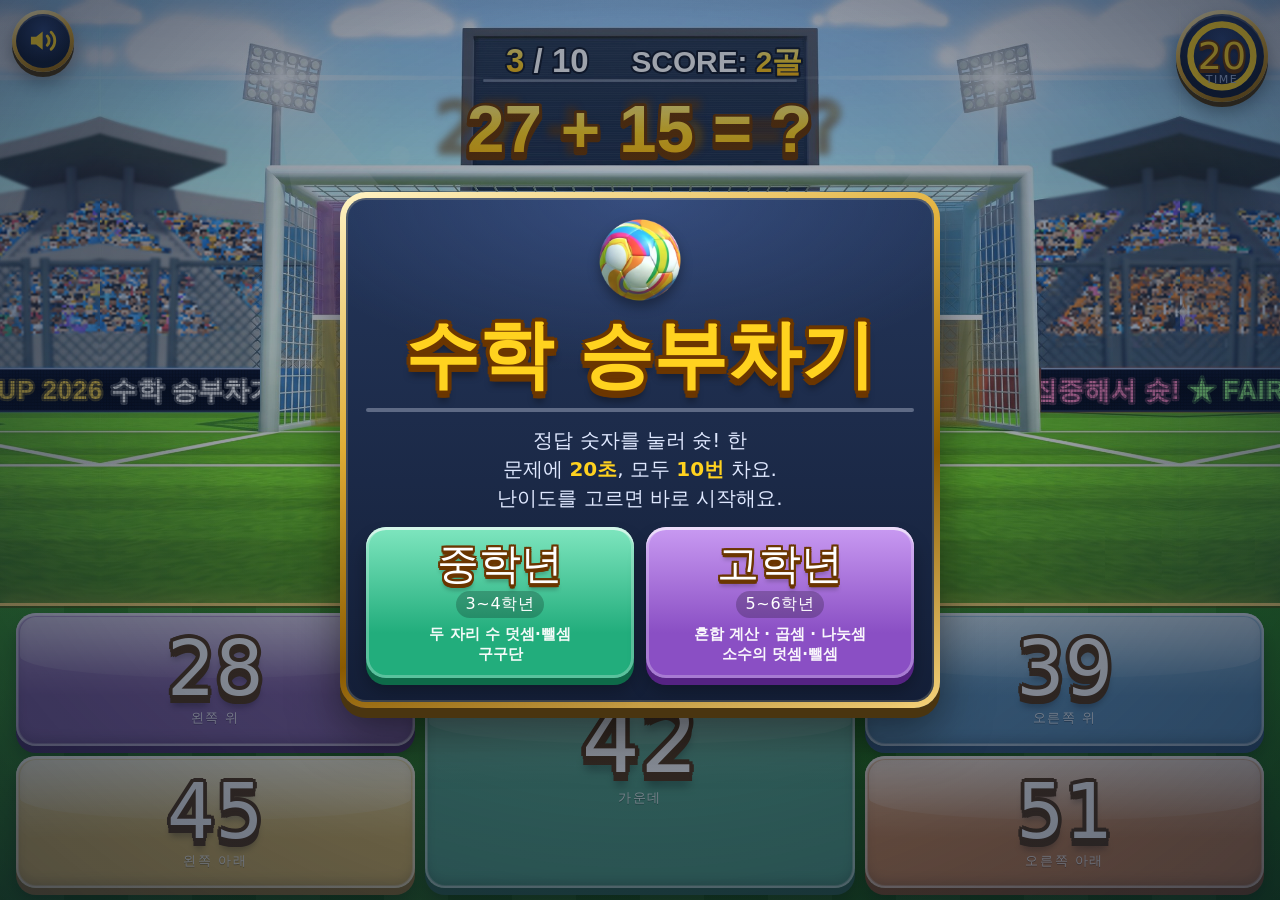
<file: index.html>
<!doctype html>
<html lang="ko">
<head>
<meta charset="utf-8">
<meta name="viewport" content="width=device-width,initial-scale=1,viewport-fit=cover">
<title>수학 승부차기</title>
<link rel="stylesheet" href="css/style.css">
</head>
<body>
<div id="stage">
 <div id="view">
  <!-- layer 1: sky + stadium artwork -->
  <svg id="sceneBg" class="layer" viewBox="0 0 2752 1536" preserveAspectRatio="xMidYMid meet" aria-hidden="true">
    <defs>
      <image id="bgImg" href="assets/images/bg.jpg" x="0" y="0" width="2752" height="1536" preserveAspectRatio="none"/>
      <linearGradient id="skyExt" gradientUnits="userSpaceOnUse" x1="0" y1="-1500" x2="0" y2="0"><stop offset="0" stop-color="#3f8fdc"/><stop offset=".6" stop-color="#7cbcf2"/><stop offset="1" stop-color="#a1d3ff"/></linearGradient>
      <radialGradient id="puff" cx=".5" cy=".5" r=".5"><stop offset="0" stop-color="#ffffff" stop-opacity=".95"/><stop offset=".55" stop-color="#ffffff" stop-opacity=".75"/><stop offset="1" stop-color="#ffffff" stop-opacity="0"/></radialGradient>
    </defs>
    <rect x="-4000" y="-4000" width="10752" height="4004" fill="url(#skyExt)"/>
    <g id="skyClouds"></g>
    <use href="#bgImg" transform="matrix(-1 0 0 1 1 0)"/>
    <use href="#bgImg" transform="matrix(-1 0 0 1 5503 0)"/>
    <use href="#bgImg"/>
  </svg>
  <!-- layer 2: the crowd in the stands (canvas, masked to the seats) -->
  <canvas id="crowd" class="layer" aria-hidden="true"></canvas>
  <!-- layer 3: everything in front of the stands -->
  <svg id="scene" class="layer" viewBox="0 0 2752 1536" preserveAspectRatio="xMidYMid meet" aria-label="승부차기 경기장">
    <defs>
      <image id="kBodyImg" href="assets/images/k_body.png" x="1324" y="686" width="295" height="436"/>
      <image id="kArmLImg" href="assets/images/k_armL.png" x="1361" y="889" width="76" height="79"/>
      <image id="kArmRImg" href="assets/images/k_armR.png" x="1569" y="896" width="104" height="78"/>
      <image id="ballImg" href="assets/images/ball.png" x="-116" y="-116" width="232" height="232"/>
      <radialGradient id="ballShade" cx=".38" cy=".32" r=".72"><stop offset="0" stop-color="#fff" stop-opacity=".18"/><stop offset=".55" stop-color="#fff" stop-opacity="0"/><stop offset="1" stop-color="#1a1030" stop-opacity=".38"/></radialGradient>
      <radialGradient id="flash" cx=".5" cy=".5" r=".5"><stop offset="0" stop-color="#fff" stop-opacity=".95"/><stop offset=".45" stop-color="#fff6c4" stop-opacity=".55"/><stop offset="1" stop-color="#fff" stop-opacity="0"/></radialGradient>
      <linearGradient id="gGold" x1="0" y1="0" x2="0" y2="1"><stop offset="0" stop-color="#fff59a"/><stop offset=".55" stop-color="#ffd21f"/><stop offset="1" stop-color="#ffb300"/></linearGradient>
      <linearGradient id="gWhite" x1="0" y1="0" x2="0" y2="1"><stop offset="0" stop-color="#ffffff"/><stop offset="1" stop-color="#ead9ff"/></linearGradient>
      <linearGradient id="gCyan" x1="0" y1="0" x2="0" y2="1"><stop offset="0" stop-color="#c9f4ff"/><stop offset="1" stop-color="#4fbff2"/></linearGradient>
      <linearGradient id="gMint" x1="0" y1="0" x2="0" y2="1"><stop offset="0" stop-color="#ffffff"/><stop offset="1" stop-color="#b8f5dc"/></linearGradient>
      <filter id="soft" x="-30%" y="-80%" width="160%" height="260%"><feGaussianBlur stdDeviation="9"/></filter>
      <!-- face retouch materials (sprite-local coordinates) -->
      <radialGradient id="rSoft" cx=".5" cy=".5" r=".5"><stop offset="0" stop-color="#fff"/><stop offset=".62" stop-color="#fff"/><stop offset="1" stop-color="#000"/></radialGradient>
      <mask id="mSoft" maskContentUnits="objectBoundingBox"><rect width="1" height="1" fill="url(#rSoft)"/></mask>
      <linearGradient id="skMouth" gradientUnits="userSpaceOnUse" x1="150" y1="0" x2="214" y2="0"><stop offset="0" stop-color="#9e7256"/><stop offset=".35" stop-color="#a87558"/><stop offset=".6" stop-color="#b97f5c"/><stop offset=".8" stop-color="#c98a63"/><stop offset="1" stop-color="#d8986c"/></linearGradient>
      <linearGradient id="skBrowL" gradientUnits="userSpaceOnUse" x1="134" y1="0" x2="178" y2="0"><stop offset="0" stop-color="#93705f"/><stop offset=".5" stop-color="#ad8370"/><stop offset="1" stop-color="#d49c79"/></linearGradient>
      <linearGradient id="skBrowR" gradientUnits="userSpaceOnUse" x1="188" y1="0" x2="246" y2="0"><stop offset="0" stop-color="#f1ad80"/><stop offset=".4" stop-color="#fcc391"/><stop offset=".75" stop-color="#fdc995"/><stop offset="1" stop-color="#e6b68b"/></linearGradient>
      <linearGradient id="skLidL" gradientUnits="userSpaceOnUse" x1="136" y1="0" x2="175" y2="0"><stop offset="0" stop-color="#8f6c5f"/><stop offset="1" stop-color="#a97b65"/></linearGradient>
      <linearGradient id="skLidR" gradientUnits="userSpaceOnUse" x1="192" y1="0" x2="236" y2="0"><stop offset="0" stop-color="#c48b67"/><stop offset="1" stop-color="#d59c74"/></linearGradient>
      <linearGradient id="skCheekL" gradientUnits="userSpaceOnUse" x1="136" y1="0" x2="175" y2="0"><stop offset="0" stop-color="#ad7962"/><stop offset="1" stop-color="#cc8f70"/></linearGradient>
      <linearGradient id="skCheekR" gradientUnits="userSpaceOnUse" x1="192" y1="0" x2="236" y2="0"><stop offset="0" stop-color="#f6b785"/><stop offset="1" stop-color="#ffc893"/></linearGradient>
      <clipPath id="eyeL"><ellipse cx="155" cy="119.5" rx="18.5" ry="14.5"/></clipPath>
      <clipPath id="eyeR"><ellipse cx="213.5" cy="121" rx="19.5" ry="14.5"/></clipPath>
      <!-- stadium atmosphere -->
      <radialGradient id="lampGlow" cx=".5" cy=".5" r=".5"><stop offset="0" stop-color="#fffef4" stop-opacity=".95"/><stop offset=".18" stop-color="#fff7d6" stop-opacity=".55"/><stop offset=".5" stop-color="#ffefc0" stop-opacity=".16"/><stop offset="1" stop-color="#ffefc0" stop-opacity="0"/></radialGradient>
      <linearGradient id="flareH" x1="0" y1="0" x2="1" y2="0"><stop offset="0" stop-color="#fff" stop-opacity="0"/><stop offset=".5" stop-color="#fff" stop-opacity=".9"/><stop offset="1" stop-color="#fff" stop-opacity="0"/></linearGradient>
      <linearGradient id="beamG" gradientUnits="userSpaceOnUse" x1="0" y1="200" x2="0" y2="1300"><stop offset="0" stop-color="#fffbe6" stop-opacity=".2"/><stop offset=".55" stop-color="#fffbe6" stop-opacity=".06"/><stop offset="1" stop-color="#fffbe6" stop-opacity="0"/></linearGradient>
      <radialGradient id="flashG" cx=".5" cy=".5" r=".5"><stop offset="0" stop-color="#fff"/><stop offset=".35" stop-color="#eaf4ff" stop-opacity=".7"/><stop offset="1" stop-color="#cfe6ff" stop-opacity="0"/></radialGradient>
      <linearGradient id="ledPanel" x1="0" y1="0" x2="0" y2="1"><stop offset="0" stop-color="#0d1630"/><stop offset=".5" stop-color="#060b1a"/><stop offset="1" stop-color="#0a1226"/></linearGradient>
      <pattern id="ledGrid" width="8" height="8" patternUnits="userSpaceOnUse"><path d="M0 0H8M0 0V8" stroke="#02040b" stroke-width="2.6" fill="none"/></pattern>
      <pattern id="scan" width="6" height="6" patternUnits="userSpaceOnUse"><rect width="6" height="2" fill="#ffffff" fill-opacity=".05"/></pattern>
      <filter id="ledBlur" x="-20%" y="-60%" width="140%" height="220%"><feGaussianBlur stdDeviation="10"/></filter>
      <clipPath id="ledClipL"><rect x="-408" y="941" width="816" height="104"/></clipPath>
      <clipPath id="ledClipR"><rect x="2398" y="941" width="708" height="104"/></clipPath>
      <linearGradient id="browInk" x1="0" y1="0" x2="0" y2="1"><stop offset="0" stop-color="#55331f"/><stop offset="1" stop-color="#2a170d"/></linearGradient>
    </defs>

    <g id="world">

      <!-- floodlight shafts -->
      <g id="beams" style="mix-blend-mode:screen">
        <polygon points="440,215 492,215 1420,1300 640,1300" fill="url(#beamG)"/>
        <polygon points="2258,215 2310,215 2120,1300 1340,1300" fill="url(#beamG)"/>
      </g>

      <!-- LED perimeter boards (left + right, continuing into the mirrored edges) -->
      <g id="leds" font-family="Arial Black, Arial Rounded MT Bold, Malgun Gothic, Apple SD Gothic Neo, sans-serif" font-weight="900">
        <g>
          <rect x="-408" y="939" width="816" height="108" fill="url(#ledPanel)"/>
          <g clip-path="url(#ledClipL)"><g class="ledRun" data-y="1016" data-speed="70"></g><rect x="-408" y="941" width="816" height="104" fill="url(#ledGrid)" opacity=".55"/></g>
          <rect x="-408" y="937" width="816" height="4" fill="#9fb2d6"/><rect x="-408" y="1045" width="816" height="4" fill="#2a3552"/>
        </g>
        <g>
          <rect x="2398" y="939" width="708" height="108" fill="url(#ledPanel)"/>
          <g clip-path="url(#ledClipR)"><g class="ledRun" data-y="1016" data-speed="70"></g><rect x="2398" y="941" width="708" height="104" fill="url(#ledGrid)" opacity=".55"/></g>
          <rect x="2398" y="937" width="708" height="4" fill="#9fb2d6"/><rect x="2398" y="1045" width="708" height="4" fill="#2a3552"/>
        </g>
      </g>

      <g id="flashes"></g>

      <!-- floodlight bloom + flares (incl. mirrored edge copies) -->
      <g id="lamps" style="mix-blend-mode:screen"></g>

      <!-- scoreboard: LED scanlines + glowing lettering -->
      <rect x="958" y="96" width="836" height="314" fill="url(#scan)"/>
      <use href="#eq" filter="url(#ledBlur)" opacity=".55"/>
      <g font-family="Arial Rounded MT Bold, Arial Black, Malgun Gothic, Apple SD Gothic Neo, sans-serif" font-weight="900" stroke-linejoin="round" paint-order="stroke">
        <text x="1140" y="183" font-size="84" text-anchor="middle" stroke="#0d1424" stroke-width="10"><tspan id="sbNow" fill="url(#gGold)">3</tspan><tspan fill="#fff"> / 10</tspan></text>
        <text x="1572" y="183" font-size="76" text-anchor="middle" stroke="#0d1424" stroke-width="10"><tspan fill="#fff">SCORE: </tspan><tspan id="sbScore" fill="url(#gGold)">2골</tspan></text>
        <text id="eqShadow" x="1375" y="388" font-size="172" text-anchor="middle" fill="#6b3600" stroke="#6b3600" stroke-width="16" transform="translate(0 12)">27 + 15 = ?</text>
        <text id="eq" x="1375" y="388" font-size="172" text-anchor="middle" fill="url(#gGold)" stroke="#6b3600" stroke-width="14">27 + 15 = ?</text>
      </g>

      <g id="badges"></g>
      <g id="fx"></g>

      <ellipse id="kShadow" cx="1498" cy="1114" rx="165" ry="22" fill="#0b2a05" opacity=".38" filter="url(#soft)"/>
      <g id="kGhosts"></g>
      <g id="keeper">
        <g id="rig">
          <use href="#kBodyImg"/>
          <g id="face" transform="translate(1323 685)"></g>
          <g id="armL"><circle cx="1428.5" cy="901" r="8.5" fill="#8a6c52"/><use href="#kArmLImg"/></g>
          <g id="armR"><circle cx="1576.5" cy="909" r="8.5" fill="#dca07c"/><use href="#kArmRImg"/></g>
        </g>
      </g>

      <ellipse id="bShadow" cx="1352" cy="1450" rx="110" ry="22" fill="#0b2a05" opacity=".42" filter="url(#soft)"/>
      <g id="trail"></g>
      <g id="ball" transform="translate(1375.5 1340)"><g id="ballSpin"><use href="#ballImg"/></g><circle r="114" fill="url(#ballShade)"/></g>
      <g id="fxTop"></g>

      <g id="confetti"></g>
      <g id="msg" opacity="0" font-family="Arial Rounded MT Bold, Arial Black, Malgun Gothic, Apple SD Gothic Neo, sans-serif" font-weight="900" text-anchor="middle" stroke-linejoin="round" paint-order="stroke">
        <text id="msgShadow" x="0" y="0" font-size="210" fill="#6b3600" stroke="#6b3600" stroke-width="22" transform="translate(0 16)">골인!</text>
        <text id="msgMain" x="0" y="0" font-size="210" fill="url(#gGold)" stroke="#6b3600" stroke-width="20">골인!</text>
        <text id="msgSub" x="0" y="118" font-size="78" fill="#fff" stroke="#14203a" stroke-width="16">정확한 슛이에요!</text>
      </g>
    </g>
  </svg>
 </div>

  <div class="vig" aria-hidden="true"></div>
  <button type="button" class="hud" id="soundBtn" aria-pressed="true" aria-label="소리 켜짐">
    <svg viewBox="0 0 24 24" aria-hidden="true"><path d="M3 9h4l5-4v14l-5-4H3z" fill="currentColor"/><g class="on" fill="none" stroke="currentColor" stroke-width="2.2" stroke-linecap="round"><path d="M15.5 8.5a5 5 0 0 1 0 7"/><path d="M18.5 5.5a9 9 0 0 1 0 13"/></g><g class="off" stroke="currentColor" stroke-width="2.4" stroke-linecap="round"><path d="M16 9l6 6M22 9l-6 6"/></g></svg>
  </button>
  <div class="hud" id="timer" role="timer" aria-label="남은 시간">
    <svg viewBox="0 0 80 80" aria-hidden="true"><circle class="track" cx="40" cy="40" r="34"/><circle id="ring" cx="40" cy="40" r="34"/></svg>
    <span id="tNum" class="o3d">20</span>
    <span class="cap">TIME</span>
  </div>
</div>

<div id="pads">
  <button type="button" class="pad" id="p-lt" data-zone="lt"><span class="n o3d">28</span><span class="tag">왼쪽 위</span></button>
  <button type="button" class="pad" id="p-c" data-zone="c"><span class="n o3d">42</span><span class="tag">가운데</span></button>
  <button type="button" class="pad" id="p-rt" data-zone="rt"><span class="n o3d">39</span><span class="tag">오른쪽 위</span></button>
  <button type="button" class="pad" id="p-lb" data-zone="lb"><span class="n o3d">45</span><span class="tag">왼쪽 아래</span></button>
  <button type="button" class="pad" id="p-rb" data-zone="rb"><span class="n o3d">51</span><span class="tag">오른쪽 아래</span></button>
</div>

<div class="overlay" id="intro">
  <div class="panel">
    <svg class="ballIcon" viewBox="-118 -118 236 236" aria-hidden="true"><use href="#ballImg"/></svg>
    <h1 class="o3d">수학 승부차기</h1>
    <hr>
    <p class="rule">정답 숫자를 눌러 슛! 한 문제에 <b>20초</b>, 모두 <b>10번</b> 차요.<br>난이도를 고르면 바로 시작해요.</p>
    <div class="levels">
      <button type="button" class="lvl" data-level="mid"><span class="t o3d">중학년</span><span class="g">3~4학년</span><span class="d">두 자리 수 덧셈·뺄셈<br>구구단</span></button>
      <button type="button" class="lvl high" data-level="high"><span class="t o3d">고학년</span><span class="g">5~6학년</span><span class="d">혼합 계산 · 곱셈 · 나눗셈<br>소수의 덧셈·뺄셈</span></button>
    </div>
  </div>
</div>

<div class="overlay" id="result" hidden>
  <div class="panel">
    <div class="final o3d" id="resScore">8골 성공!</div>
    <div class="shots" id="resShots"></div>
    <hr>
    <p class="praise" id="resMsg"></p>
    <div class="btnrow">
      <button type="button" class="bigbtn" id="againBtn">다시 도전하기</button>
      <button type="button" class="subbtn" id="levelBtn">난이도 바꾸기</button>
    </div>
  </div>
</div>

<div id="ceremony" hidden>
  <div class="rays"></div>
  <div class="spot l"></div><div class="spot r"></div>
  <canvas id="cfx"></canvas>
  <div class="cer">
    <div class="trophy">
      <svg class="cup" viewBox="0 0 300 380" role="img" aria-label="황금 트로피">
        <defs>
          <linearGradient id="tg" x1="0" y1="0" x2="1" y2="0"><stop offset="0" stop-color="#9a6200"/><stop offset=".16" stop-color="#ffd447"/><stop offset=".33" stop-color="#fff6c2"/><stop offset=".5" stop-color="#ffd23f"/><stop offset=".78" stop-color="#e09e00"/><stop offset="1" stop-color="#8a5600"/></linearGradient>
          <linearGradient id="tgIn" x1="0" y1="0" x2="0" y2="1"><stop offset="0" stop-color="#7a4a00"/><stop offset="1" stop-color="#c88a00"/></linearGradient>
          <linearGradient id="tBase" x1="0" y1="0" x2="0" y2="1"><stop offset="0" stop-color="#2d3f6b"/><stop offset="1" stop-color="#121a33"/></linearGradient>
          <linearGradient id="shineG" x1="0" y1="0" x2="1" y2="0"><stop offset="0" stop-color="#fff" stop-opacity="0"/><stop offset=".5" stop-color="#fff" stop-opacity=".85"/><stop offset="1" stop-color="#fff" stop-opacity="0"/></linearGradient>
          <radialGradient id="starG" cx=".4" cy=".35" r=".7"><stop offset="0" stop-color="#ffffff"/><stop offset="1" stop-color="#ffe680"/></radialGradient>
          <clipPath id="cupClip"><path d="M58 40 Q150 28 242 40 L234 72 Q228 152 170 186 L130 186 Q72 152 66 72 Z"/><path d="M128 186 H172 L162 226 H138 Z"/><rect x="96" y="262" width="108" height="16" rx="4"/></clipPath>
        </defs>
        <path d="M70 60 C14 54 12 140 84 150" fill="none" stroke="#8a5600" stroke-width="20" stroke-linecap="round"/>
        <path d="M70 60 C14 54 12 140 84 150" fill="none" stroke="url(#tg)" stroke-width="13" stroke-linecap="round"/>
        <path d="M230 60 C286 54 288 140 216 150" fill="none" stroke="#8a5600" stroke-width="20" stroke-linecap="round"/>
        <path d="M230 60 C286 54 288 140 216 150" fill="none" stroke="url(#tg)" stroke-width="13" stroke-linecap="round"/>
        <path d="M58 40 Q150 28 242 40 L234 72 Q228 152 170 186 L130 186 Q72 152 66 72 Z" fill="url(#tg)" stroke="#7a4a00" stroke-width="3"/>
        <ellipse cx="150" cy="38" rx="92" ry="13" fill="url(#tgIn)" stroke="#fff1a8" stroke-width="3"/>
        <path d="M150 78 l11 23 25 3 -18 17 5 25 -23 -12 -23 12 5 -25 -18 -17 25 -3z" fill="url(#starG)" stroke="#c98a00" stroke-width="3" stroke-linejoin="round"/>
        <path d="M128 186 H172 L162 226 H138 Z" fill="url(#tg)" stroke="#7a4a00" stroke-width="3"/>
        <ellipse cx="150" cy="230" rx="30" ry="10" fill="url(#tg)" stroke="#7a4a00" stroke-width="3"/>
        <path d="M140 238 H160 L176 264 H124 Z" fill="url(#tg)" stroke="#7a4a00" stroke-width="3"/>
        <rect x="96" y="262" width="108" height="16" rx="4" fill="url(#tg)" stroke="#7a4a00" stroke-width="3"/>
        <rect x="80" y="276" width="140" height="62" rx="8" fill="url(#tBase)" stroke="#0b1122" stroke-width="3"/>
        <rect x="102" y="290" width="96" height="34" rx="5" fill="url(#tg)" stroke="#7a4a00" stroke-width="2"/>
        <text x="150" y="313" text-anchor="middle" font-family="Arial Black, Arial Rounded MT Bold, sans-serif" font-weight="900" font-size="17" fill="#5a3500">10 / 10</text>
        <rect x="70" y="336" width="160" height="18" rx="5" fill="url(#tg)" stroke="#7a4a00" stroke-width="3"/>
        <g clip-path="url(#cupClip)"><rect class="shine" x="-120" y="0" width="70" height="380" fill="url(#shineG)" transform="skewX(-18)"/></g>
      </svg>
      <svg class="spark" style="left:-4%;top:8%;animation-delay:.2s" viewBox="-10 -10 20 20" aria-hidden="true"><path d="M0-10Q1-1 10 0Q1 1 0 10Q-1 1-10 0Q-1-1 0-10z" fill="#fff6b0"/></svg>
      <svg class="spark" style="right:-6%;top:22%;animation-delay:.7s" viewBox="-10 -10 20 20" aria-hidden="true"><path d="M0-10Q1-1 10 0Q1 1 0 10Q-1 1-10 0Q-1-1 0-10z" fill="#ffffff"/></svg>
      <svg class="spark" style="left:12%;top:-6%;animation-delay:1.1s" viewBox="-10 -10 20 20" aria-hidden="true"><path d="M0-10Q1-1 10 0Q1 1 0 10Q-1 1-10 0Q-1-1 0-10z" fill="#ffe680"/></svg>
      <svg class="spark" style="right:10%;top:52%;animation-delay:.45s" viewBox="-10 -10 20 20" aria-hidden="true"><path d="M0-10Q1-1 10 0Q1 1 0 10Q-1 1-10 0Q-1-1 0-10z" fill="#fff6b0"/></svg>
    </div>
    <div class="ttl o3d">트로피 획득!</div>
    <div class="award">수학 발롱도르 수상! <b>완벽한 스트라이커!</b></div>
    <div class="lvlTag" id="cerLevel">고학년 · 10골 / 10골</div>
    <div class="shots" id="cerShots"></div>
    <div class="btnrow">
      <button type="button" class="bigbtn" id="cerAgain">다시 도전하기</button>
      <button type="button" class="subbtn" id="cerLevelBtn">난이도 바꾸기</button>
    </div>
  </div>
</div>
<script src="js/seat-masks.js"></script>
<script src="js/game.js"></script>
</body>
</html>
</file>
<file: css/style.css>
/* Layout: one-screen game. Stadium scene (reference artwork; keeper rigged into body + two punching forearms + vector expressions) on top; bottom ~1/3 = five colour-coded touch pads. Timer top-right, sound toggle top-left. */
:root{
  --navy:#1e2c48; --navy-deep:#131c30; --bezel:#5c6373; --gold:#ffd21f; --gold-deep:#6b3600;
  --turf:#4ea526; --turf-deep:#3a8a1c; --ink:#ffffff;
  --font:"Arial Rounded MT Bold","Arial Black","Malgun Gothic","Apple SD Gothic Neo","Noto Sans KR",system-ui,sans-serif;
  color-scheme:light;
}
html,body{height:100%}
[hidden]{display:none!important}
body{margin:0;background:var(--turf-deep);color:var(--ink);font-family:var(--font);overflow:hidden;display:flex;flex-direction:column;word-break:keep-all;overflow-wrap:anywhere;
  -webkit-user-select:none;user-select:none;-webkit-tap-highlight-color:transparent;touch-action:manipulation}
#stage{position:relative;flex:1 1 auto;min-height:0;overflow:hidden;background:linear-gradient(#8fcbf8,#a3d6ff)}
#view{position:absolute;inset:0}
.layer{position:absolute;inset:0;width:100%;height:100%;display:block}
.vig{position:absolute;inset:0;pointer-events:none;z-index:1;
  background:linear-gradient(rgba(255,255,255,.06),rgba(255,255,255,0) 22%),radial-gradient(ellipse 78% 74% at 50% 46%,rgba(6,14,36,0) 58%,rgba(6,14,36,.36) 100%)}
.zone-hit{cursor:pointer}

/* 3D lettering: outline + extrusion via text-shadow (works everywhere) */
.o3d{--oc:var(--gold-deep);
  text-shadow:.05em 0 0 var(--oc),-.05em 0 0 var(--oc),0 .05em 0 var(--oc),0 -.05em 0 var(--oc),
  .036em .036em 0 var(--oc),-.036em .036em 0 var(--oc),.036em -.036em 0 var(--oc),-.036em -.036em 0 var(--oc),
  0 .1em 0 var(--oc),.03em .1em 0 var(--oc),-.03em .1em 0 var(--oc),0 .15em .1em rgba(0,0,0,.35)}

/* round HUD buttons */
.hud{position:absolute;top:10px;z-index:3;aspect-ratio:1;border-radius:50%;
  background:radial-gradient(circle at 50% 30%,#2e4270,var(--navy-deep) 70%) padding-box,linear-gradient(160deg,#fff3c4,#d9a62e 45%,#8a5a00 100%) border-box;
  border:4px solid transparent;box-shadow:0 5px 0 #4a3510,0 10px 20px rgba(0,0,0,.4),inset 0 2px 0 rgba(255,255,255,.18);display:grid;place-items:center;box-sizing:border-box}
#timer{right:max(12px,env(safe-area-inset-right,0px));width:clamp(58px,8.5vw,92px)}
#timer svg{position:absolute;inset:6%;width:88%;height:88%;transform:rotate(-90deg)}
#timer circle{fill:none;stroke-width:7;stroke-linecap:round}
#timer .track{stroke:#2e3d5c}
#ring{stroke:var(--gold);transition:stroke .3s}
#tNum{position:relative;font-size:clamp(22px,3.6vw,38px);color:var(--gold);font-variant-numeric:tabular-nums;line-height:1}
#timer.hurry{animation:hurry .5s ease-in-out infinite alternate}
#timer.hurry #ring{stroke:#ff9d2e}
#timer.hurry #tNum{color:#ffb44d}
@keyframes hurry{to{transform:scale(1.08)}}
#timer .cap{position:absolute;bottom:14%;font-size:clamp(8px,1.1vw,11px);letter-spacing:.14em;color:#9fb0d0}
#soundBtn{left:max(12px,env(safe-area-inset-left,0px));width:clamp(44px,6vw,62px);cursor:pointer;padding:0;color:var(--gold)}
#soundBtn svg{width:58%;height:58%}
#soundBtn:focus-visible{outline:4px solid #fff;outline-offset:2px}
#soundBtn .off{display:none}
#soundBtn[aria-pressed="false"] .on{display:none}
#soundBtn[aria-pressed="false"] .off{display:inline}

/* touch pads */
#pads{flex:none;display:grid;grid-template-columns:minmax(0,1fr) minmax(0,1.08fr) minmax(0,1fr);box-sizing:border-box;width:100%;grid-template-rows:1fr 1fr;grid-template-areas:"lt c rt" "lb c rb";gap:10px;
  padding-block:10px 12px;padding-left:max(16px,env(safe-area-inset-left,0px));padding-right:max(16px,env(safe-area-inset-right,0px));
  background:radial-gradient(ellipse 70% 90% at 50% -30%,rgba(255,240,170,.22),rgba(255,240,170,0) 70%),
    repeating-linear-gradient(90deg,rgba(255,255,255,.045) 0 64px,rgba(0,0,0,.05) 64px 128px),linear-gradient(#2f8a1e,#1a5410);
  box-shadow:inset 0 3px 0 #f3cf6b,inset 0 5px 0 rgba(90,60,0,.5),0 -6px 18px rgba(255,214,90,.25);position:relative;z-index:2}
.pad{--l:#fff;--b:#ccc;--d:#888;--oc:#333;position:relative;border:0;border-radius:20px;font-family:var(--font);color:#fff;cursor:pointer;min-width:0;
  background:linear-gradient(180deg,var(--l) 0%,var(--b) 62%);
  box-shadow:inset 0 3px 0 rgba(255,255,255,.55),inset 0 0 0 3px rgba(255,255,255,.28),0 7px 0 var(--d),0 12px 16px rgba(0,0,0,.28);
  display:flex;flex-direction:column;align-items:center;justify-content:center;gap:2px;transition:transform .08s,box-shadow .08s,filter .2s;padding:0}
.pad{overflow:hidden}
.pad::before{content:"";position:absolute;left:4px;right:4px;top:4px;height:46%;border-radius:16px 16px 50% 50% / 16px 16px 22px 22px;
  background:linear-gradient(rgba(255,255,255,.5),rgba(255,255,255,.06));pointer-events:none}
.pad::after{content:"";position:absolute;inset:0;border-radius:inherit;box-shadow:inset 0 0 0 2px rgba(255,255,255,.35),inset 0 -6px 12px rgba(0,0,0,.18);pointer-events:none}
.pad>span{position:relative;z-index:1}
.pad .n{font-size:clamp(26px,min(8.5vw,10.5vh),76px);line-height:1;font-variant-numeric:tabular-nums;max-width:100%;white-space:nowrap}
.pad .tag{font-size:clamp(10px,1.5vh,13px);letter-spacing:.12em;opacity:.85;text-shadow:0 1px 0 rgba(0,0,0,.35)}
.pad:active,.pad.hit{transform:translateY(6px);box-shadow:inset 0 3px 0 rgba(255,255,255,.55),inset 0 0 0 3px rgba(255,255,255,.28),0 1px 0 var(--d),0 3px 6px rgba(0,0,0,.25)}
.pad:focus-visible{outline:5px solid #fff;outline-offset:2px}
.pad:disabled{cursor:default}
#pads.locked .pad:not(.hit):not(.reveal){filter:saturate(.55) brightness(.92)}
.pad.reveal{animation:reveal .45s ease-in-out 3 alternate}
@keyframes reveal{to{box-shadow:inset 0 3px 0 rgba(255,255,255,.55),0 0 0 6px #fff6b0,0 0 26px 8px #ffe14d,0 7px 0 var(--d)}}
#p-lt{grid-area:lt;--l:#c99af2;--b:#9358ca;--d:#5a2a88;--oc:#45206e}
#p-rt{grid-area:rt;--l:#86d0fa;--b:#3a97dc;--d:#1d5c98;--oc:#123a7c}
#p-c {grid-area:c ;--l:#7fe6bf;--b:#22ad7c;--d:#0e6a49;--oc:#0d4d36}
#p-lb{grid-area:lb;--l:#ffe27a;--b:#f0b41c;--d:#9c6c00;--oc:#6e3800}
#p-rb{grid-area:rb;--l:#ffb877;--b:#ee7a22;--d:#9c4806;--oc:#6e2c00}
#p-c .n{font-size:clamp(32px,min(10vw,13vh),92px)}

/* intro / result panels */
.overlay{position:fixed;inset:0;z-index:10;display:flex;align-items:center;justify-content:center;overflow-y:auto;
  background:radial-gradient(ellipse at 50% 40%,rgba(10,22,44,.25),rgba(10,22,44,.62));
  padding-block:16px;padding-left:max(16px,env(safe-area-inset-left,0px));padding-right:max(16px,env(safe-area-inset-right,0px));box-sizing:border-box}
.panel{width:100%;max-width:600px;box-sizing:border-box;border:6px solid transparent;border-radius:26px;margin:auto;
  background:radial-gradient(ellipse 90% 50% at 50% 0%,rgba(120,160,255,.22),rgba(120,160,255,0) 70%) padding-box,linear-gradient(#24365a,#141f38) padding-box,
    linear-gradient(160deg,#fff3c4,#e0ad35 35%,#8a5a00 65%,#f5d27a 100%) border-box;
  box-shadow:0 10px 0 #4a3510,0 24px 48px rgba(0,0,0,.5),inset 0 0 0 2px rgba(255,236,170,.18);padding:20px 20px 24px;display:flex;flex-direction:column;align-items:center;gap:14px;text-align:center;
  animation:pop .45s cubic-bezier(.2,1.5,.4,1) both}
@keyframes pop{from{transform:scale(.7);opacity:0}}
.panel h1{margin:0;font-size:clamp(40px,9.5vw,74px);line-height:1.05;color:var(--gold);font-weight:900;text-wrap:balance}
.panel .rule{margin:0;font-size:clamp(15px,3.4vw,20px);line-height:1.45;color:#dfe8ff;max-width:32ch;text-wrap:balance}
.panel .rule b{color:var(--gold)}
.panel hr{width:100%;border:0;height:4px;border-radius:2px;background:#5e6a85;margin:0}
.ballIcon{width:clamp(56px,13vw,84px);aspect-ratio:1;display:block;filter:drop-shadow(0 6px 6px rgba(0,0,0,.35));animation:bob 1.6s ease-in-out infinite alternate}
@keyframes bob{to{transform:translateY(-6px) rotate(20deg)}}
.levels{display:grid;grid-template-columns:1fr 1fr;gap:12px;width:100%}
.lvl{--l:#7fe6bf;--b:#22ad7c;--d:#0e6a49;--oc:#0d4d36;border:0;border-radius:20px;cursor:pointer;font-family:var(--font);color:#fff;padding:16px 10px 14px;min-width:0;
  background:linear-gradient(180deg,var(--l),var(--b) 70%);box-shadow:inset 0 3px 0 rgba(255,255,255,.55),inset 0 0 0 3px rgba(255,255,255,.25),0 7px 0 var(--d),0 12px 18px rgba(0,0,0,.3);
  display:flex;flex-direction:column;align-items:center;gap:6px;transition:transform .08s}
.lvl:active{transform:translateY(5px);box-shadow:inset 0 3px 0 rgba(255,255,255,.55),0 2px 0 var(--d)}
.lvl:focus-visible{outline:5px solid #fff;outline-offset:3px}
.lvl.high{--l:#c99af2;--b:#8a4fc4;--d:#552383;--oc:#3d1766}
.lvl .t{font-size:clamp(28px,7vw,42px);line-height:1}
.lvl .g{font-size:clamp(13px,3vw,16px);background:rgba(0,0,0,.22);padding:3px 10px;border-radius:999px;letter-spacing:.04em}
.lvl .d{font-size:clamp(12px,2.8vw,15px);line-height:1.35;opacity:.95;text-wrap:balance;font-family:"Malgun Gothic","Apple SD Gothic Neo","Noto Sans KR",system-ui,sans-serif;font-weight:700}
.bigbtn{border:0;border-radius:999px;background:linear-gradient(#ffe45c,#ffc400);color:var(--navy);font-family:var(--font);font-weight:900;
  font-size:clamp(22px,5.6vw,34px);padding:15px 44px;cursor:pointer;box-shadow:inset 0 3px 0 rgba(255,255,255,.7),0 7px 0 #a57800,0 12px 18px rgba(0,0,0,.35)}
.bigbtn:active{transform:translateY(5px);box-shadow:inset 0 3px 0 rgba(255,255,255,.7),0 2px 0 #a57800}
.bigbtn:focus-visible,.subbtn:focus-visible{outline:5px solid #fff;outline-offset:3px}
.subbtn{border:3px solid #8ea0c8;border-radius:999px;background:transparent;color:#e6edff;font-family:var(--font);font-size:clamp(16px,3.8vw,20px);padding:10px 26px;cursor:pointer}
.btnrow{display:flex;flex-wrap:wrap;gap:12px;justify-content:center;align-items:center}
.final{font-size:clamp(46px,12vw,84px);color:var(--gold);line-height:1}
.shots{display:flex;flex-wrap:wrap;justify-content:center;gap:6px}
.shots svg{width:clamp(26px,6vw,36px);aspect-ratio:1}
.shots svg.miss{filter:grayscale(1) brightness(1.1);opacity:.35}
.praise{margin:0;font-size:clamp(17px,4vw,23px);color:#fff;line-height:1.4;text-wrap:balance}

/* trophy ceremony (perfect score) */
#ceremony{position:fixed;inset:0;z-index:20;overflow:hidden;display:flex;align-items:center;justify-content:center;
  background:radial-gradient(ellipse at 50% 36%,#3d63b0 0%,#1a2c5e 42%,#0a1128 100%);
  padding-block:16px;padding-left:max(16px,env(safe-area-inset-left,0px));padding-right:max(16px,env(safe-area-inset-right,0px));box-sizing:border-box}
#cfx{position:absolute;inset:0;width:100%;height:100%;pointer-events:none;z-index:2}
.rays{position:absolute;left:50%;top:36%;width:200vmax;height:200vmax;margin:-100vmax 0 0 -100vmax;pointer-events:none;
  background:repeating-conic-gradient(from 0deg,rgba(255,226,120,.20) 0deg 6deg,rgba(255,226,120,0) 6deg 15deg);
  -webkit-mask:radial-gradient(circle,#000 0,#000 12%,transparent 46%);mask:radial-gradient(circle,#000 0,#000 12%,transparent 46%);animation:spin 30s linear infinite}
@keyframes spin{to{transform:rotate(360deg)}}
.spot{position:absolute;top:-10%;width:40vmax;height:120vh;pointer-events:none;background:linear-gradient(rgba(255,255,255,.22),rgba(255,255,255,0) 80%);filter:blur(6px);transform-origin:50% 0}
.spot.l{left:2%;transform:rotate(-24deg);animation:sweepL 6s ease-in-out infinite alternate}
.spot.r{right:2%;transform:rotate(24deg);animation:sweepR 6s ease-in-out infinite alternate}
@keyframes sweepL{to{transform:rotate(-8deg)}}
@keyframes sweepR{to{transform:rotate(8deg)}}
.cer{position:relative;z-index:3;display:flex;flex-direction:column;align-items:center;gap:clamp(6px,1.6vh,16px);text-align:center;max-width:640px;width:100%}
.trophy{position:relative;height:clamp(150px,38vh,360px);aspect-ratio:300/380;animation:drop 1.1s cubic-bezier(.2,1.35,.45,1) .25s both}
.trophy::before{content:"";position:absolute;inset:-22%;border-radius:50%;background:radial-gradient(circle,rgba(255,224,102,.55),rgba(255,224,102,0) 62%);animation:pulse 1.8s ease-in-out infinite alternate}
.trophy .cup{position:relative;display:block;width:100%;height:100%;overflow:visible;filter:drop-shadow(0 14px 18px rgba(0,0,0,.45))}
@keyframes drop{from{transform:translateY(-110vh) rotate(-12deg)}}
@keyframes pulse{to{transform:scale(1.12);opacity:.7}}
.shine{animation:shine 3.4s ease-in-out 1.6s infinite}
@keyframes shine{0%{transform:translateX(0)}55%,100%{transform:translateX(460px)}}
.trophy .spark{position:absolute;width:12%;height:auto;aspect-ratio:1;animation:twinkle 1.4s ease-in-out infinite}
@keyframes twinkle{0%,100%{transform:scale(.3) rotate(0);opacity:0}50%{transform:scale(1) rotate(45deg);opacity:1}}
.cer .ttl{font-size:clamp(40px,10vw,80px);color:var(--gold);line-height:1;animation:popIn .6s cubic-bezier(.2,1.6,.4,1) 1.2s both}
.cer .award{font-size:clamp(18px,4.4vw,28px);color:#fff;line-height:1.3;animation:popIn .6s ease 1.5s both;text-wrap:balance}
.cer .award b{color:var(--gold)}
.cer .lvlTag{font-size:clamp(13px,2.8vw,16px);color:#cfe0ff;letter-spacing:.06em;background:rgba(255,255,255,.12);padding:4px 14px;border-radius:999px;animation:popIn .5s ease 1.7s both}
.cer .shots svg{animation:popIn .4s cubic-bezier(.2,1.6,.4,1) both}
.cer .btnrow{animation:popIn .5s ease 2.6s both}
@keyframes popIn{from{transform:scale(.3);opacity:0}}
@media (max-height:520px) and (orientation:landscape){
  .cer{display:grid;grid-template-columns:auto 1fr;column-gap:24px;align-items:center;max-width:820px}
  .cer .trophy{grid-row:1 / span 6;height:min(78vh,300px)}
}
@media (prefers-reduced-motion:reduce){.panel,#timer.hurry,.pad.reveal,.rays,.spot,.trophy,.trophy::before,.shine,.spark,.ballIcon,.cer *{animation:none!important}}
</file>
